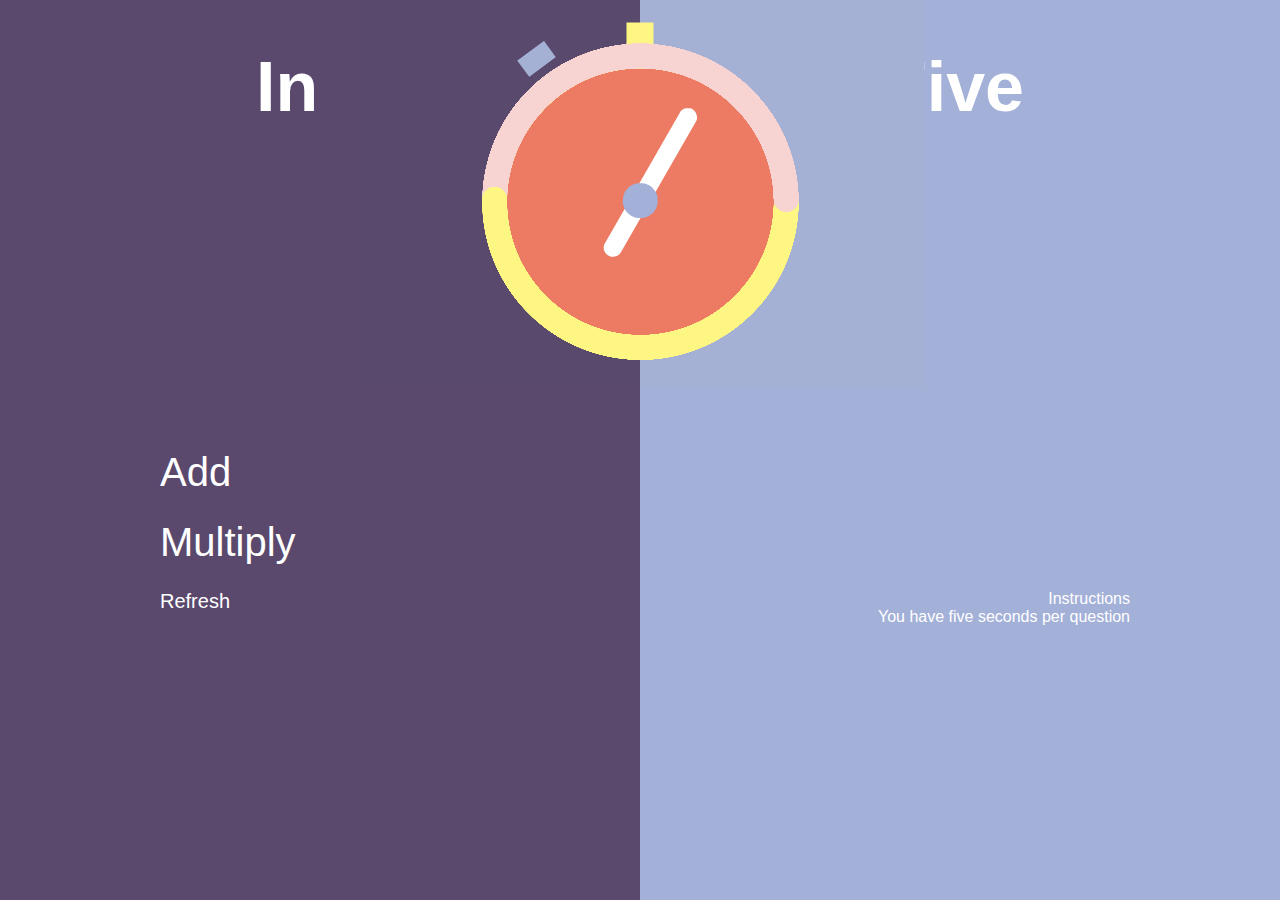
<file: index.html>
<!DOCTYPE html>
<html>
<head>
  <meta charset="utf-8">
  <title>In Five</title>
  <link rel="stylesheet" type="text/css" href="./css/style.css">
  <script src="https://ajax.googleapis.com/ajax/libs/jquery/2.1.3/jquery.min.js"></script>
  <script type="text/javascript" src="./js/app.js"></script>
</head>
<body>
  <div id="head">
    <h1 id="In">In</h1>
    <h1 id="Five">Five</h1>
    <h1 id="logo">In Five</h1>
    <div class="background-bottom"></div>
    <div class="background-left"></div>
    <div class="background-right"></div>
  </div>

  <div id="clockVideo">
    <img src="./images/clock1.png">
  </div>

  <main>
    <div id="add">Add</div>
    <div id="multiply">Multiply</div>
    <div id="playAgain">Refresh</div>
  </main>
  
  <p id="score"></p>
  
  <ul id="instructions">
    <li id="instructions-header">Instructions</li>
    <li id "instructions-p">You have five seconds per question</li>
  </ul>
  
  <h2 id="count"></h2>
  <p id="question"></p>
  <ul id="answers"></ul>
</body>
</html>
</file>
<file: css/style.css>
html, body {
  height: 100%;
  min-height: 100%;
  margin: 0;
  font-family: helvetica;
  color: white;
}

#score {
  text-align: center;
  margin: auto;
  width: 200px;
  font-size: 40px;
  margin-right: 200px;
  margin-top: -65px;
  color: white;
  font-family: helvetica;
  float: right;
}

canvas{
  margin-bottom: -100px;
}

#instructions {
  margin-right: 150px;
  font-family: helvetica;
  color: white; 
  float: right;
  list-style-type: none;
  margin-top: -50px;
}

#instructions-header {
  text-align: right;
}

#instructions-p {
  text-align: right;
}

#add {
  border-width: 20px;
  border-color: white;
  font-family: helvetica;
  color: white;
  width: 130px;
  height: 70px;
  margin-top: 50px;
  font-size: 40px;
}

#multiply {
  width: 130px;
  height: 70px;
  margin-top: 0px;
  font-size: 40px;
  font-family: helvetica;
  color: white;
}

#playAgain {
  width: 200px;
  height: 50px;
  margin-top: 0px;
  font-size: 20px;
  font-family: helvetica;
  color: white;
}

h1{
  font-size: 70px;
}

#In{
  float: left;
  font-family: helvetica;
  color: white;
  margin-left: 20%;
}

#Five{
  float: right;
  font-family: helvetica;
  color: white;
  margin-right: 20%;
}

#logo{
  font-family: helvetica;
  color: white;
  margin-left: 17%;
  display: none;
}

body {
  position: relative;
}

.backgroun-bottom {
  background: #5A486D;
  position: absolute;
  top: 0;
  left: 0;
  right: 0;
  bottom: 0;
  height: 100%;
  z-index: -2;
}

.background-left {
  background: #5A486D;
  width: 50%;
  position: absolute;
  top: 0;
  left: 0;
  bottom: 0;
  height: 100%;
  z-index: -1;
} 

.background-right {
  background: #A3B0D8;
  width: 50%;
  position: absolute;
  top: 0;
  right: 0;
  bottom: 0;
  height: 100%;
  z-index: -1;
}

/*h1 {
  margin-top: 0px;
  height: 50px;
  }*/

  #logo {
    float: left;
  }

  video {

    margin: auto;
    width: 600px
    height: 451px;
    margin-top: 150px;
    margin-left: 435px;
  }

  h2 {
    display: none;
  }


  #question {
    text-align: center;
    float: left;
    margin-top: -350px;
    margin-left: 180px;
    font-size: 65px;
    color: white;
    font-family: helvetica;
  }


  #answers {
   border-color: white;
   border: 5px;
   font-family: helvetica;
   color: white;
   font-size: 30px;
   top: 100px;
   margin-top: -375px;
   margin-left: 75%;
   list-style-type: none;
 }

 #clockVideo {
  margin: 0 auto;
  width: 594px;
  height: 400px;
  position: relative;
}

#clockVideo img{
  position: absolute;
  margin: auto;
  top: 0;
  left: 0;
  right: 0;
  bottom: 0;
}

main {
  max-width: 960px;
  margin: 0 auto;
}
</file>
